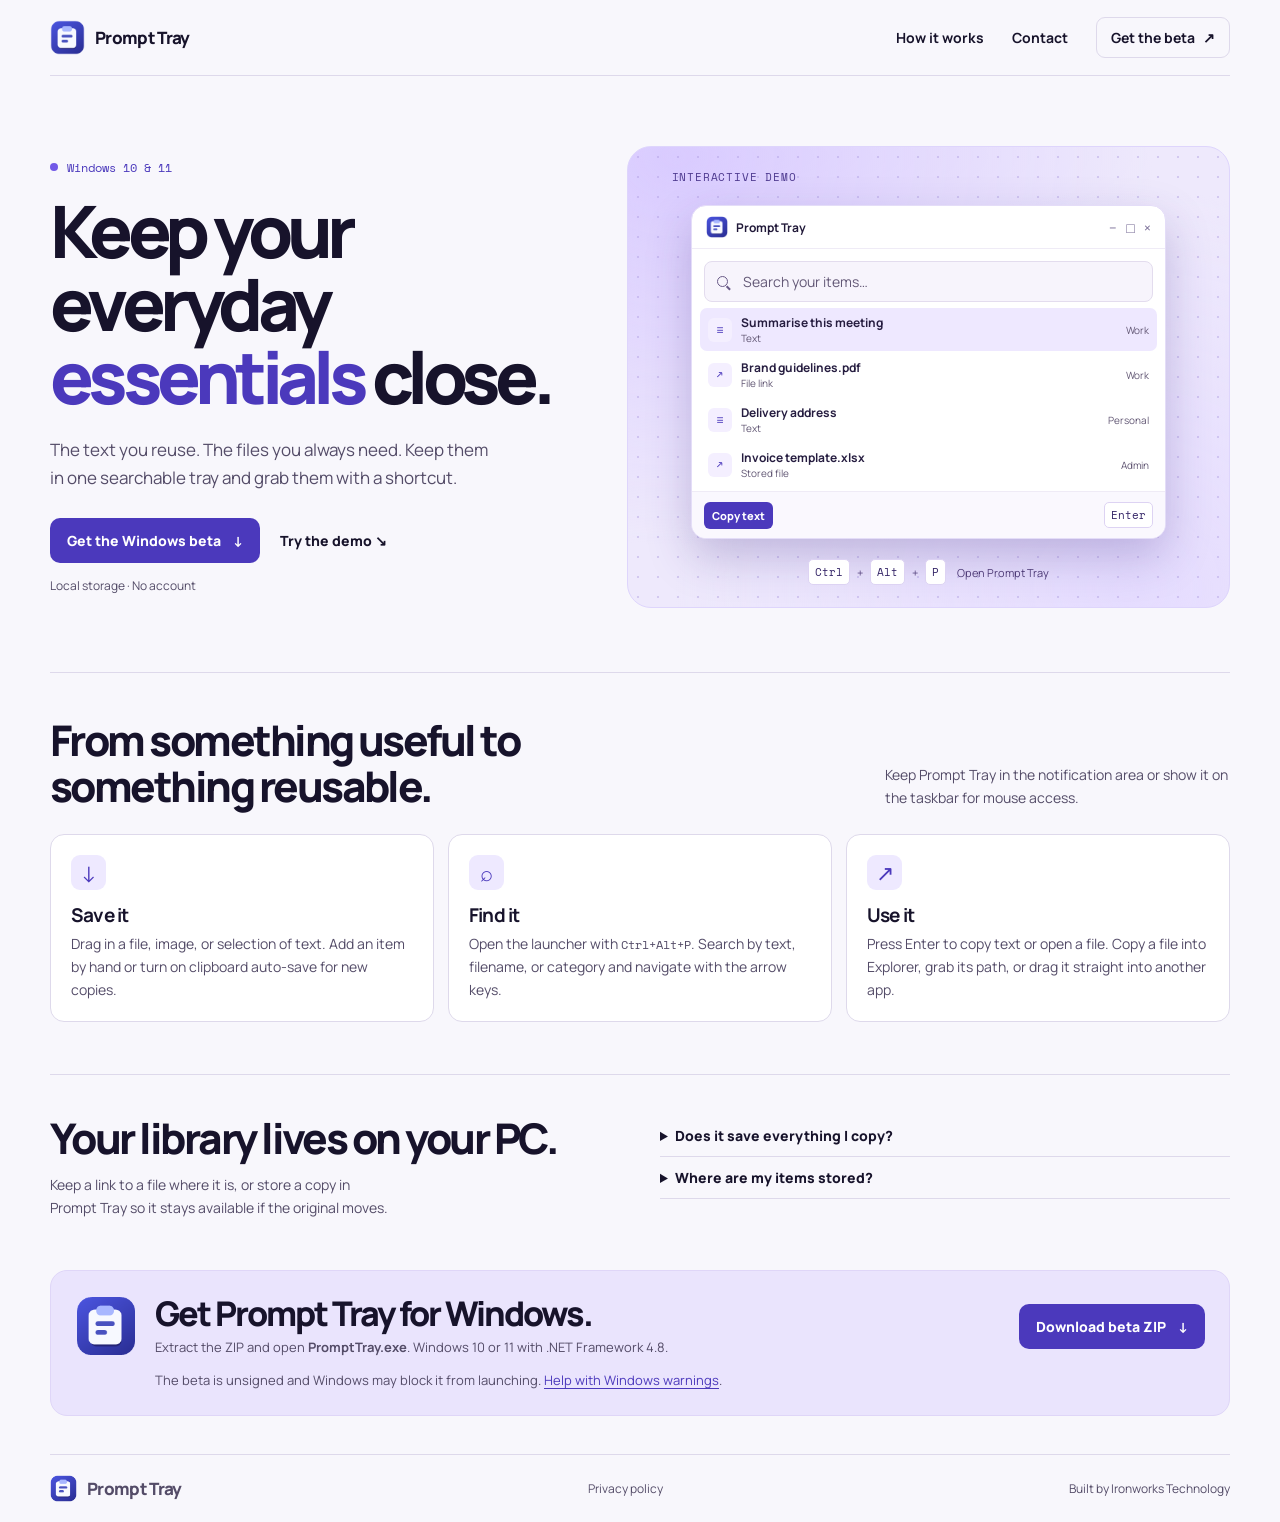
<file: docs/index.html>
<!doctype html>
<html lang="en">
<head>
<meta charset="utf-8">
<meta name="viewport" content="width=device-width, initial-scale=1">
<meta name="description" content="Prompt Tray is a local Windows quick launcher for the text and files you reach for every day.">
<meta name="theme-color" content="#f8f7fc">
<title>Prompt Tray — Everyday text and files, one shortcut away</title>
<link rel="icon" href="icon.png">
<link rel="preconnect" href="https://fonts.googleapis.com">
<link rel="preconnect" href="https://fonts.gstatic.com" crossorigin>
<link href="https://fonts.googleapis.com/css2?family=Manrope:wght@400;500;600;700;800&family=Space+Mono&display=swap" rel="stylesheet">
<link rel="stylesheet" href="styles.css">
<script src="demo.js" defer></script>
</head>
<body>
<a class="skip" href="#main">Skip to content</a>
<header class="nav wrap">
  <a class="brand" href="#"><img src="icon.png" alt="" width="35" height="35">Prompt Tray</a>
  <nav aria-label="Main navigation"><a class="workflow-link" href="#workflow">How it works</a><a href="contact/">Contact</a><a href="#download" class="nav-download">Get the beta <span aria-hidden="true">↗</span></a></nav>
</header>
<main id="main">
  <section class="hero wrap" aria-labelledby="headline">
    <div class="hero-copy">
      <p class="platform"><span></span> Windows 10 &amp; 11</p>
      <h1 id="headline">Keep your everyday <em>essentials</em> close.</h1>
      <p class="intro">The text you reuse. The files you always need. Keep them in one searchable tray and grab them with a shortcut.</p>
      <div class="hero-actions"><a class="button primary" href="#download">Get the Windows beta <span aria-hidden="true">↓</span></a><a class="text-link" href="#demo">Try the demo <span aria-hidden="true">↘</span></a></div>
      <p class="fine">Local storage · No account</p>
    </div>
    <div class="hero-stage" id="demo">
      <div class="stage-label">INTERACTIVE DEMO</div>
      <div class="launcher">
        <div class="launcher-title"><img src="icon.png" alt="" width="22" height="22"><strong>Prompt Tray</strong><span class="window-controls" aria-hidden="true">− &nbsp; □ &nbsp; ×</span></div>
        <label class="search"><span class="magnifier" aria-hidden="true"></span><input id="search" type="search" placeholder="Search your items…" aria-label="Search sample items" autocomplete="off"></label>
        <div class="results" id="results" aria-label="Sample items"></div>
        <div class="launcher-actions"><button id="use-item" type="button">Copy text</button><span id="demo-status" role="status"></span><kbd>Enter</kbd></div>
      </div>
      <div class="shortcut"><kbd>Ctrl</kbd><span>+</span><kbd>Alt</kbd><span>+</span><kbd>P</kbd><span class="shortcut-label">Open Prompt Tray</span></div>
    </div>
  </section>
  <section class="workflow wrap" id="workflow" aria-labelledby="workflow-title">
    <div class="section-intro"><h2 id="workflow-title">From something useful to something reusable.</h2><p>Keep Prompt Tray in the notification area or show it on the taskbar for mouse access.</p></div>
    <div class="steps">
      <article><span class="step-mark" aria-hidden="true">↓</span><h3>Save it</h3><p>Drag in a file, image, or selection of text. Add an item by hand or turn on clipboard auto-save for new copies.</p></article>
      <article><span class="step-mark" aria-hidden="true">⌕</span><h3>Find it</h3><p>Open the launcher with <kbd>Ctrl+Alt+P</kbd>. Search by text, filename, or category and navigate with the arrow keys.</p></article>
      <article><span class="step-mark" aria-hidden="true">↗</span><h3>Use it</h3><p>Press Enter to copy text or open a file. Copy a file into Explorer, grab its path, or drag it straight into another app.</p></article>
    </div>
  </section>
  <section class="details wrap" aria-labelledby="details-title">
    <div><h2 id="details-title">Your library lives on your PC.</h2><p>Keep a link to a file where it is, or store a copy in Prompt Tray so it stays available if the original moves.</p></div>
    <div class="questions">
      <details><summary>Does it save everything I copy?</summary><p>Clipboard auto-save starts off. Switch it on from Options or the tray menu to capture new text, file links, and images. You can pause it at any time.</p></details>
      <details><summary>Where are my items stored?</summary><p>Your library is stored under <code>%LOCALAPPDATA%\PromptTray</code>. File links point to their originals. Stored file copies and saved images live in the library’s Files folder.</p></details>
    </div>
  </section>
  <section id="download" class="download wrap" aria-labelledby="download-title">
    <div class="download-box"><img src="icon.png" alt="" width="62" height="62"><div><h2 id="download-title">Get Prompt Tray for Windows.</h2><p>Extract the ZIP and open <strong>PromptTray.exe</strong>. Windows 10 or 11 with .NET Framework 4.8.</p></div><a class="button primary" href="https://github.com/PTURNER744/prompt-tray/releases/download/v0.1.0/PromptTray-v0.1.0-windows.zip">Download beta ZIP <span aria-hidden="true">↓</span></a><p class="download-note">The beta is unsigned and Windows may block it from launching. <a href="contact/#windows-warning">Help with Windows warnings</a>.</p></div>
  </section>
</main>
<footer class="site-footer wrap"><a class="brand" href="#"><img src="icon.png" alt="" width="27" height="27">Prompt Tray</a><a href="privacy/">Privacy policy</a><a href="https://www.ironworkstechnology.com/">Built by Ironworks Technology</a></footer>
</body>
</html>
</file>
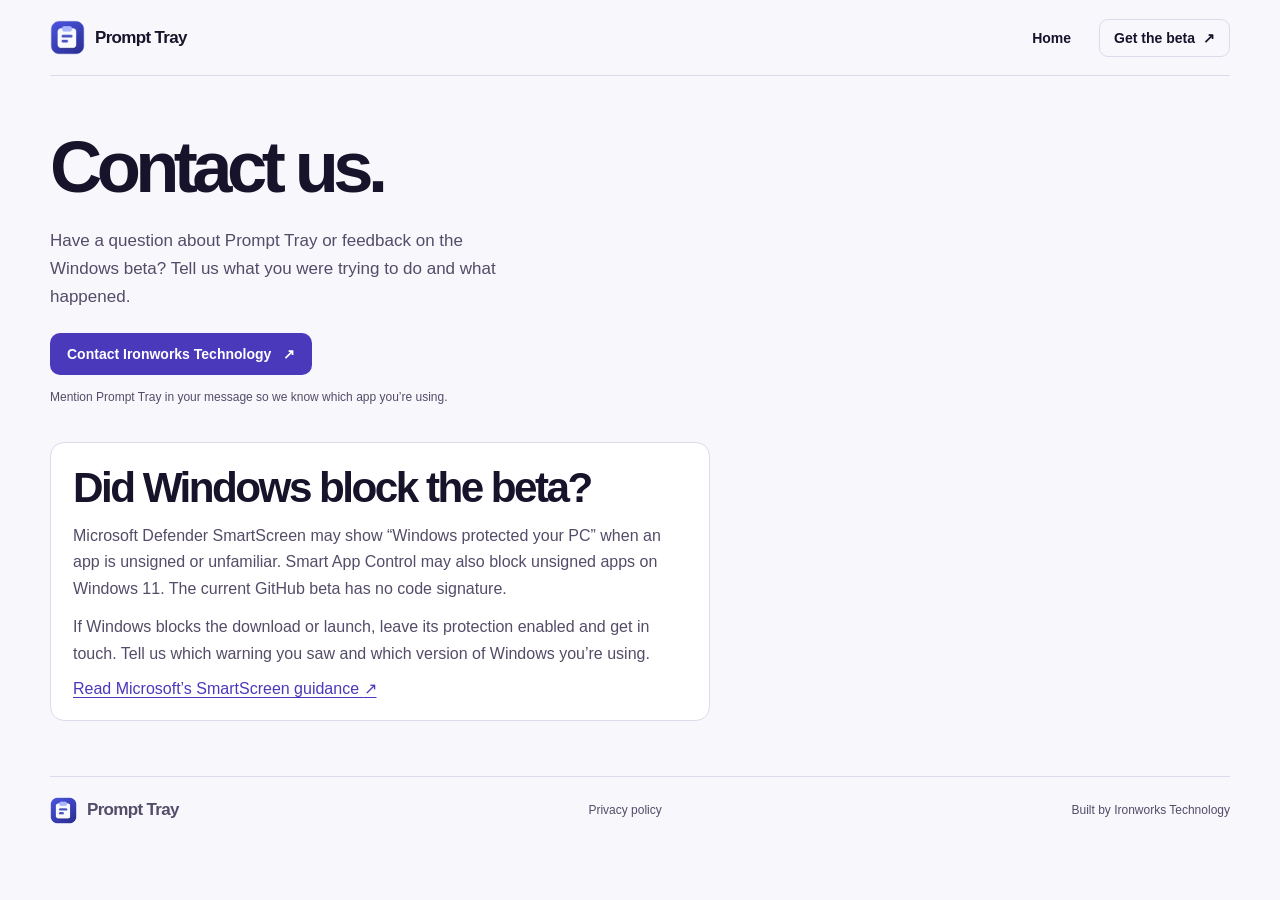
<file: docs/contact/index.html>
<!doctype html>
<html lang="en">
<head>
  <meta charset="utf-8">
  <meta name="viewport" content="width=device-width, initial-scale=1">
  <meta name="description" content="Contact Ironworks Technology about Prompt Tray or get help with Windows beta download warnings.">
  <title>Contact Prompt Tray | Ironworks Technology</title>
  <link rel="icon" href="../icon.png">
  <link rel="stylesheet" href="../styles.css">
</head>
<body>
  <a class="skip" href="#main">Skip to content</a>
  <header class="nav wrap">
    <a class="brand" href="../"><img src="../icon.png" alt="" width="35" height="35">Prompt Tray</a>
    <nav aria-label="Main navigation"><a href="../">Home</a><a class="nav-download" href="../#download">Get the beta <span aria-hidden="true">↗</span></a></nav>
  </header>
  <main id="main" class="wrap contact">
    <h1>Contact us.</h1>
    <p class="intro">Have a question about Prompt Tray or feedback on the Windows beta? Tell us what you were trying to do and what happened.</p>
    <a class="button primary" href="https://www.ironworkstechnology.com/contact">Contact Ironworks Technology <span aria-hidden="true">↗</span></a>
    <p class="fine">Mention Prompt Tray in your message so we know which app you’re using.</p>
    <section class="contact-help" id="windows-warning">
      <h2>Did Windows block the beta?</h2>
      <p>Microsoft Defender SmartScreen may show “Windows protected your PC” when an app is unsigned or unfamiliar. Smart App Control may also block unsigned apps on Windows 11. The current GitHub beta has no code signature.</p>
      <p>If Windows blocks the download or launch, leave its protection enabled and get in touch. Tell us which warning you saw and which version of Windows you’re using.</p>
      <a href="https://learn.microsoft.com/windows/apps/package-and-deploy/smartscreen-reputation">Read Microsoft’s SmartScreen guidance <span aria-hidden="true">↗</span></a>
    </section>
  </main>
  <footer class="site-footer wrap"><a class="brand" href="../"><img src="../icon.png" alt="" width="27" height="27">Prompt Tray</a><a href="../privacy/">Privacy policy</a><a href="https://www.ironworkstechnology.com/">Built by Ironworks Technology</a></footer>
</body>
</html>
</file>
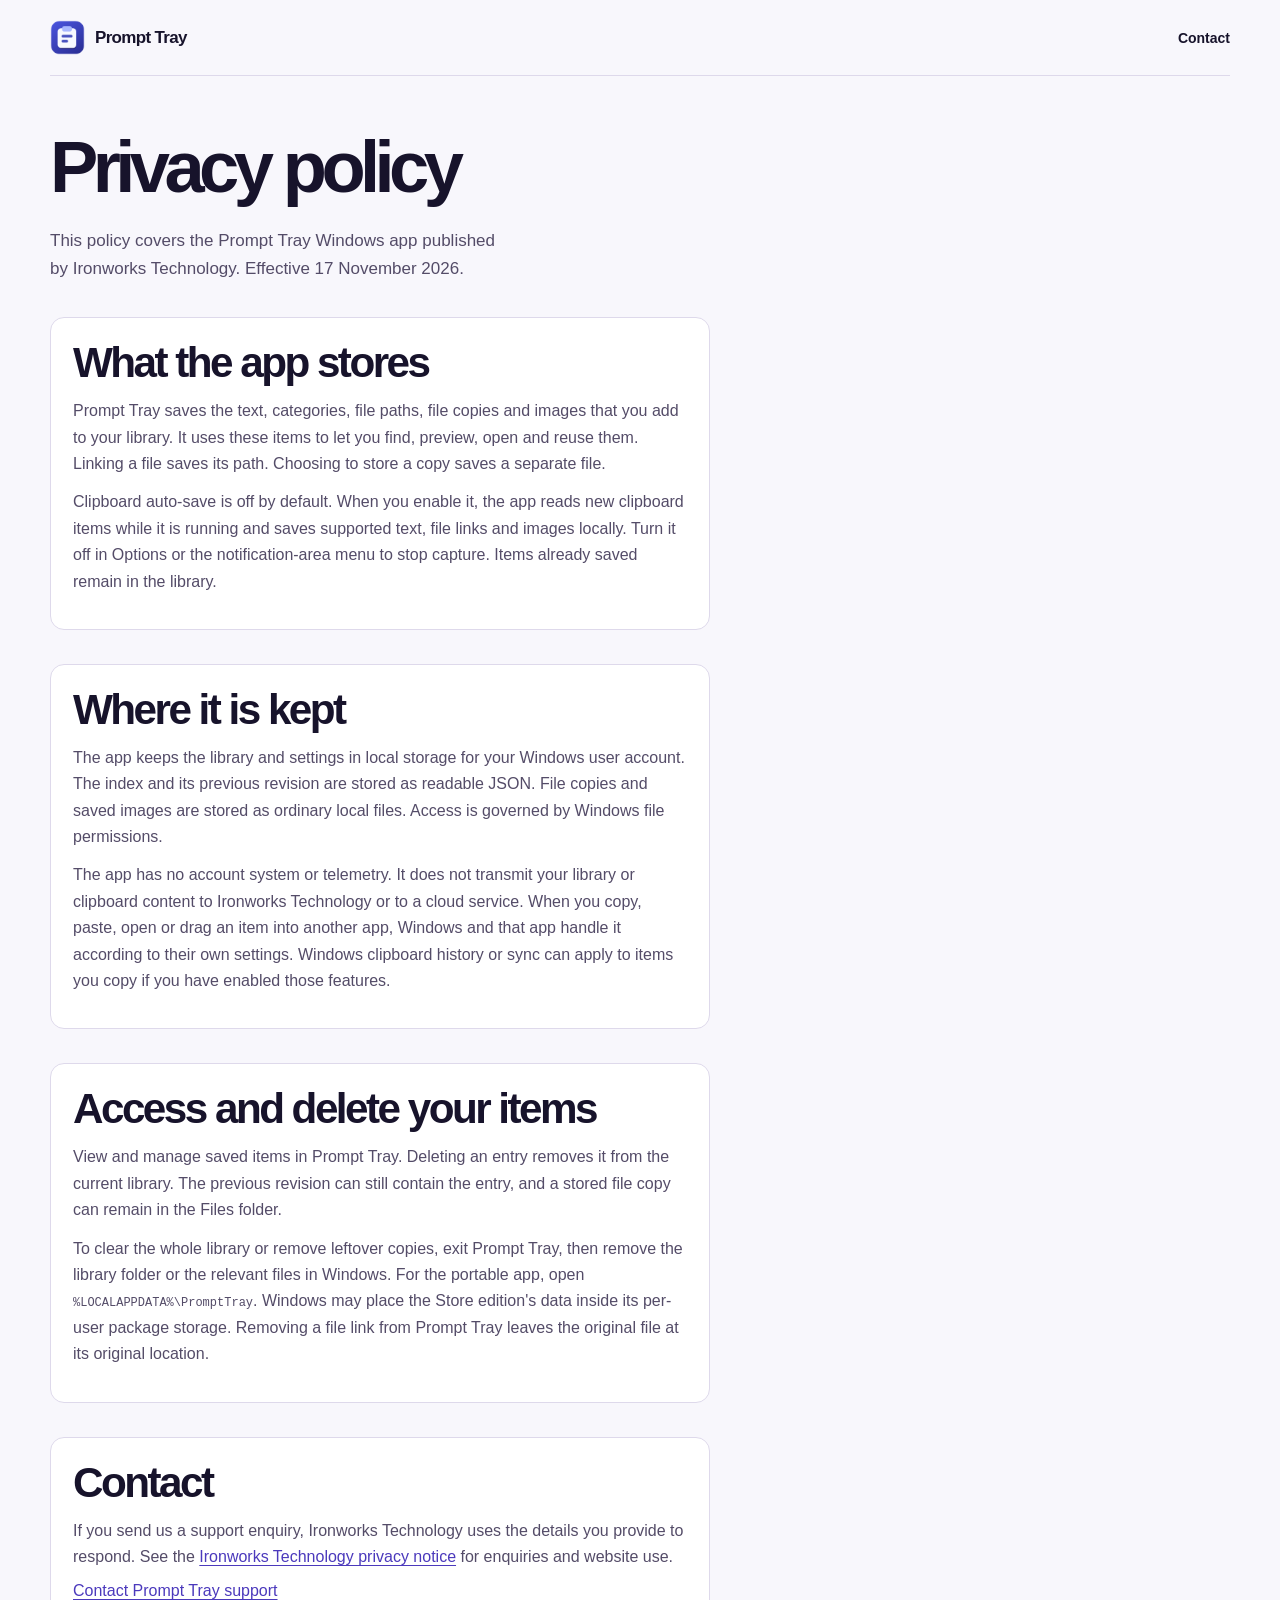
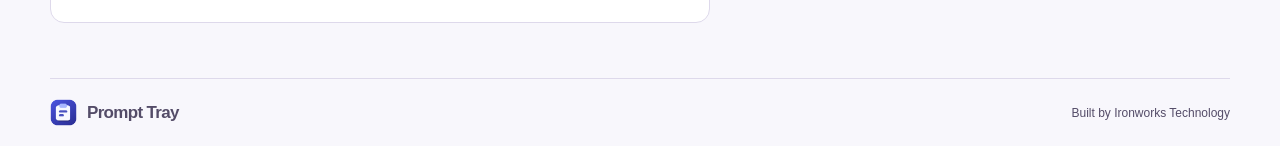
<file: docs/privacy/index.html>
<!doctype html>
<html lang="en-GB">
<head>
  <meta charset="utf-8">
  <meta name="viewport" content="width=device-width, initial-scale=1">
  <meta name="description" content="How the Prompt Tray Windows app stores your library and handles clipboard data.">
  <title>Prompt Tray Privacy Policy | Ironworks Technology</title>
  <link rel="icon" href="../icon.png">
  <link rel="stylesheet" href="../styles.css">
</head>
<body>
  <a class="skip" href="#main">Skip to content</a>
  <header class="nav wrap">
    <a class="brand" href="../"><img src="../icon.png" alt="" width="35" height="35">Prompt Tray</a>
    <nav aria-label="Main navigation"><a href="../contact/">Contact</a></nav>
  </header>
  <main id="main" class="wrap contact">
    <h1>Privacy policy</h1>
    <p class="intro">This policy covers the Prompt Tray Windows app published by Ironworks Technology. Effective 17 November 2026.</p>
    <section class="contact-help">
      <h2>What the app stores</h2>
      <p>Prompt Tray saves the text, categories, file paths, file copies and images that you add to your library. It uses these items to let you find, preview, open and reuse them. Linking a file saves its path. Choosing to store a copy saves a separate file.</p>
      <p>Clipboard auto-save is off by default. When you enable it, the app reads new clipboard items while it is running and saves supported text, file links and images locally. Turn it off in Options or the notification-area menu to stop capture. Items already saved remain in the library.</p>
    </section>
    <section class="contact-help">
      <h2>Where it is kept</h2>
      <p>The app keeps the library and settings in local storage for your Windows user account. The index and its previous revision are stored as readable JSON. File copies and saved images are stored as ordinary local files. Access is governed by Windows file permissions.</p>
      <p>The app has no account system or telemetry. It does not transmit your library or clipboard content to Ironworks Technology or to a cloud service. When you copy, paste, open or drag an item into another app, Windows and that app handle it according to their own settings. Windows clipboard history or sync can apply to items you copy if you have enabled those features.</p>
    </section>
    <section class="contact-help">
      <h2>Access and delete your items</h2>
      <p>View and manage saved items in Prompt Tray. Deleting an entry removes it from the current library. The previous revision can still contain the entry, and a stored file copy can remain in the Files folder.</p>
      <p>To clear the whole library or remove leftover copies, exit Prompt Tray, then remove the library folder or the relevant files in Windows. For the portable app, open <code>%LOCALAPPDATA%\PromptTray</code>. Windows may place the Store edition's data inside its per-user package storage. Removing a file link from Prompt Tray leaves the original file at its original location.</p>
    </section>
    <section class="contact-help">
      <h2>Contact</h2>
      <p>If you send us a support enquiry, Ironworks Technology uses the details you provide to respond. See the <a href="https://www.ironworkstechnology.com/privacy">Ironworks Technology privacy notice</a> for enquiries and website use.</p>
      <a href="../contact/">Contact Prompt Tray support</a>
    </section>
  </main>
  <footer class="site-footer wrap"><a class="brand" href="../"><img src="../icon.png" alt="" width="27" height="27">Prompt Tray</a><a href="https://www.ironworkstechnology.com/">Built by Ironworks Technology</a></footer>
</body>
</html>
</file>
<file: docs/styles.css>
:root{color-scheme:light;--ink:#17132b;--sub:#544c68;--brand:#4b39bc;--paper:#f8f7fc;--line:#ded9eb;--lav:#eee9ff;--mono:"Space Mono",monospace;font-family:Manrope,"Segoe UI",sans-serif;color:var(--ink);background:var(--paper);scroll-behavior:smooth}
*{box-sizing:border-box}body{margin:0}a{color:inherit;text-decoration:none}button,input{font:inherit}button,a,summary{touch-action:manipulation}button{cursor:pointer}img{display:block}h1,h2,h3,p{margin:0}p{line-height:1.65}section[id],div[id="demo"]{scroll-margin-top:22px}:focus-visible{outline:3px solid #7357e5;outline-offset:4px}.wrap{width:min(1180px,calc(100% - 80px));margin-inline:auto}.skip{position:absolute;left:16px;top:8px;padding:10px;background:white;transform:translateY(-180%);z-index:2}.skip:focus{transform:none}
.nav{height:76px;display:flex;align-items:center;justify-content:space-between;border-bottom:1px solid var(--line)}.brand{display:inline-flex;align-items:center;gap:10px;font-size:17px;font-weight:800;letter-spacing:-.04em}.nav nav{display:flex;align-items:center;gap:28px;font-size:14px;font-weight:700}.nav nav a:hover,.text-link:hover{color:var(--brand)}.nav-download{display:flex;gap:8px;align-items:center;border:1px solid var(--line);border-radius:9px;padding:10px 14px}
.hero{padding-block:70px 64px;display:grid;grid-template-columns:.93fr 1.07fr;gap:52px;align-items:center}.platform{display:flex;align-items:center;gap:9px;color:var(--brand);font:12px var(--mono);margin-bottom:18px}.platform span{background:#7259e7;width:8px;height:8px;border-radius:50%}h1{font-size:clamp(47px,5.65vw,80px);line-height:1.01;letter-spacing:-.077em;font-weight:800;max-width:620px}h1 em{font-style:normal;color:var(--brand)}.intro{max-width:450px;color:var(--sub);font-size:17px;margin-top:23px}.hero-actions{display:flex;flex-wrap:wrap;align-items:center;gap:15px 20px;margin-top:26px}.button{display:inline-flex;align-items:center;justify-content:center;gap:12px;border-radius:10px;padding:13px 17px;font-size:14px;font-weight:800;white-space:nowrap}.primary{background:var(--brand);color:white}.primary:hover{background:#382694}.text-link{font-size:14px;font-weight:800}.fine{font-size:12px;color:var(--sub);margin-top:13px}
.hero-stage{isolation:isolate;position:relative;overflow:hidden;min-width:0;display:grid;justify-items:center;align-content:center;gap:20px;padding:22px clamp(18px,4vw,44px);min-height:440px;background:radial-gradient(ellipse at 8% 2%,#d9cbff 0%,transparent 61%),radial-gradient(ellipse at 83% 96%,#e5dcff 0%,transparent 64%),#eee9fc;border:1px solid #ded5fc;border-radius:24px}.hero-stage:before{content:"";position:absolute;inset:0;z-index:-1;background:radial-gradient(#a491dc 1px,transparent 1px) 0 0/20px 20px;opacity:.36}.stage-label{justify-self:start;font:11px var(--mono);color:#4f3b91;letter-spacing:.075em}.launcher{width:100%;max-width:475px;background:#fff;border:1px solid #e4ddf8;border-radius:15px;overflow:hidden;box-shadow:0 18px 44px #412d8540;color:#211939}.launcher-title{display:flex;align-items:center;gap:8px;padding:10px 14px;font-size:12px;border-bottom:1px solid #efebf6}.window-controls{margin-left:auto;color:#776b95;font-size:14px}.search{margin:12px 12px 6px;display:flex;align-items:center;gap:11px;background:#f7f4fc;padding:9px 12px;border:1px solid #e3dcee;border-radius:8px}.search:focus-within{outline:2px solid #7357e5}.search input{width:100%;min-width:0;background:transparent;border:0;outline:none;color:#211939;font-size:14px}.search input::placeholder{color:#645977}.magnifier{border:1.6px solid #695a87;border-radius:50%;width:11px;height:11px;position:relative;flex:none;margin-right:2px}.magnifier:after{content:"";position:absolute;right:-4px;bottom:-3px;width:5px;height:1.6px;background:#695a87;transform:rotate(45deg)}
.results{min-height:174px;display:grid;align-content:start;gap:2px;padding:0 8px 5px}.result{width:100%;display:grid;grid-template-columns:auto minmax(0,1fr) auto;gap:9px;align-items:center;text-align:left;border:0;border-radius:7px;padding:6px 8px;background:white;color:#261d40;min-height:41px}.result:hover,.result[aria-pressed="true"]{background:#eee8ff}.result-icon{display:grid;place-items:center;width:24px;height:24px;border-radius:6px;background:#f4efff;color:#4b39bc;font:12px var(--mono)}.result strong,.result small{display:block;overflow-wrap:anywhere}.result strong{font-size:12px}.result small,.category{font-size:10px;color:#615673}.category{padding-left:4px}.empty{padding:14px;font-size:13px;color:var(--sub)}.launcher-actions{display:flex;align-items:center;gap:8px;padding:9px 12px;border-top:1px solid #efebf6;background:#faf8fe;min-height:47px}.launcher-actions button{border:0;padding:6px 8px;background:var(--brand);color:white;border-radius:6px;font-size:11px;font-weight:800}.launcher-actions button:disabled{opacity:.5;cursor:default}#demo-status{flex:1;font-size:11px;color:var(--sub);overflow-wrap:anywhere}.launcher-actions kbd,.shortcut kbd{font:11px var(--mono);border-radius:5px;border:1px solid #ddd3f3;background:#fff;padding:4px 6px;color:#342567}.shortcut{display:flex;align-items:center;gap:7px;flex-wrap:wrap;color:#4e3b77;font-size:11px}.shortcut-label{margin-left:4px}
.workflow{border-top:1px solid var(--line);padding-block:44px 52px}.section-intro{display:flex;justify-content:space-between;align-items:end;gap:24px;margin-bottom:25px}h2{font-size:clamp(27px,3.3vw,44px);line-height:1.09;letter-spacing:-.06em;font-weight:800}.section-intro h2{max-width:540px}.section-intro p,.details p{color:var(--sub);max-width:345px;font-size:14px}.steps{display:grid;grid-template-columns:repeat(3,1fr);gap:14px}.steps article{padding:20px;background:#fff;border:1px solid var(--line);border-radius:14px}.step-mark{display:grid;place-items:center;width:35px;height:35px;background:var(--lav);border-radius:9px;color:var(--brand);font-size:22px}.steps h3{font-size:19px;letter-spacing:-.04em;margin-block:12px 4px}.steps p{color:var(--sub);font-size:14px}kbd,code{font:12px var(--mono)}
.details{display:grid;grid-template-columns:1fr 1fr;gap:40px;border-top:1px solid var(--line);padding-block:40px}.details h2{margin-bottom:12px}.questions details{border-bottom:1px solid var(--line);padding:11px 0}.questions summary{font-weight:800;font-size:14px;cursor:pointer}.questions p{margin-top:8px;max-width:100%}.questions code{overflow-wrap:anywhere}.download{padding-block:10px 38px}.download-box{display:grid;grid-template-columns:auto minmax(0,1fr) auto;align-items:center;gap:12px 18px;background:#eae4fd;border:1px solid #dfd6f8;border-radius:17px;padding:24px}.download h2{font-size:clamp(24px,2.7vw,34px);margin-bottom:5px}.download p{font-size:13px;color:var(--sub)}.download-note{grid-column:2/-1}.site-footer{border-top:1px solid var(--line);padding-block:20px;display:flex;justify-content:space-between;align-items:center;color:var(--sub);font-size:12px}
@media(max-width:1000px){.wrap{width:calc(100% - 52px)}.hero{gap:27px}.hero-stage{min-height:408px}}
@media(max-width:760px){.wrap{width:calc(100% - 36px)}.hero,.details{grid-template-columns:1fr}.hero{padding-block:40px 34px;gap:26px}.intro{font-size:16px}.hero-stage{min-height:0;padding-block:18px}.section-intro{display:grid;gap:10px}.steps{grid-template-columns:1fr}.download-box{grid-template-columns:auto minmax(0,1fr);padding:16px}.download-box .button,.download-note{grid-column:1/-1;justify-self:start}.download-box img{width:46px;height:46px}}
@media(max-width:410px){.nav nav{gap:10px}.nav nav>.workflow-link{display:none}.category{display:none}.result{grid-template-columns:auto minmax(0,1fr)}.hero-actions{gap:10px}}
@media(prefers-reduced-motion:reduce){:root{scroll-behavior:auto}}
.contact {
  padding-block: 55px;
}
.contact .button {
  margin-top: 22px;
}
.contact-help {
  max-width: 660px;
  margin-top: 34px;
  padding: 22px;
  border: 1px solid var(--line);
  border-radius: 14px;
  background: white;
}
.contact-help p {
  margin-block: 12px;
  color: var(--sub);
}
.contact-help a, .download-note a {
  color: var(--brand);
  text-decoration: underline;
  text-underline-offset: 3px;
}
.site-footer {
  flex-wrap: wrap;
  gap: 12px 20px;
}
.contact-help code {
  overflow-wrap: anywhere;
}
</file>
